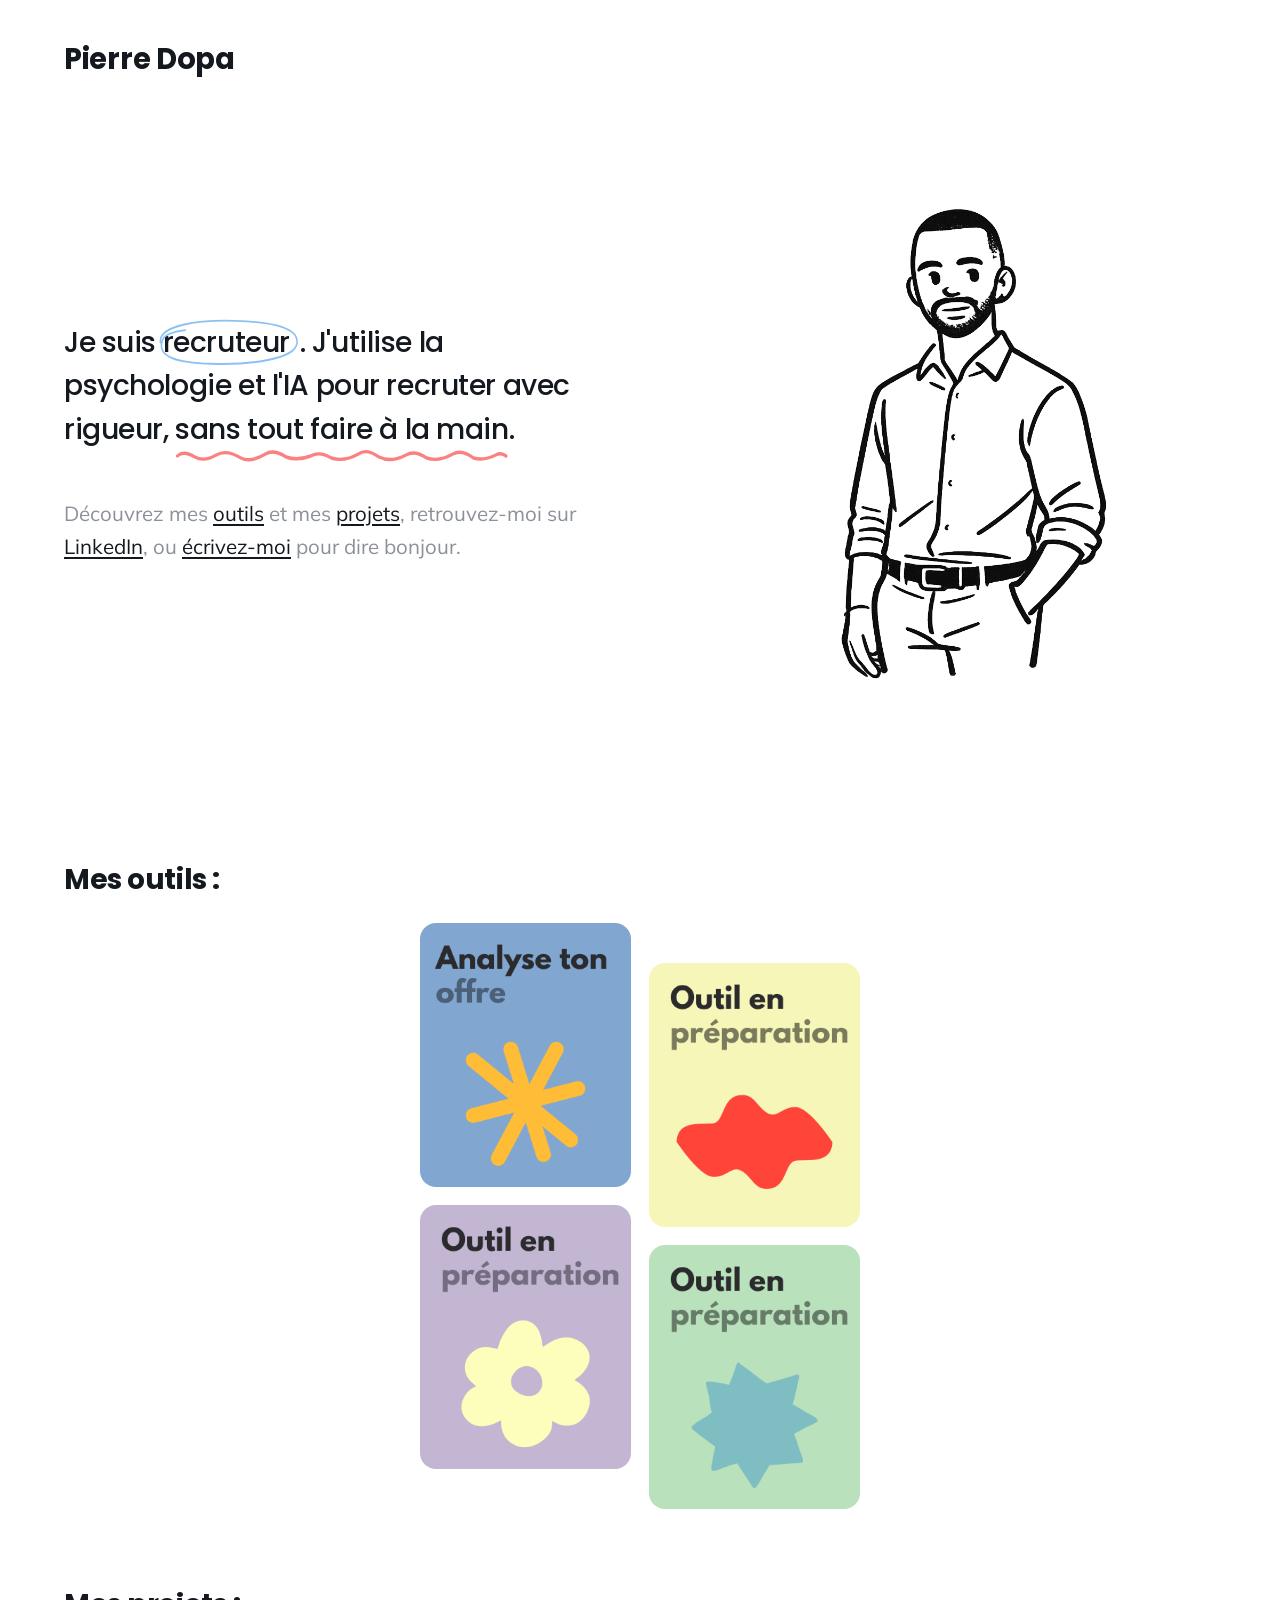
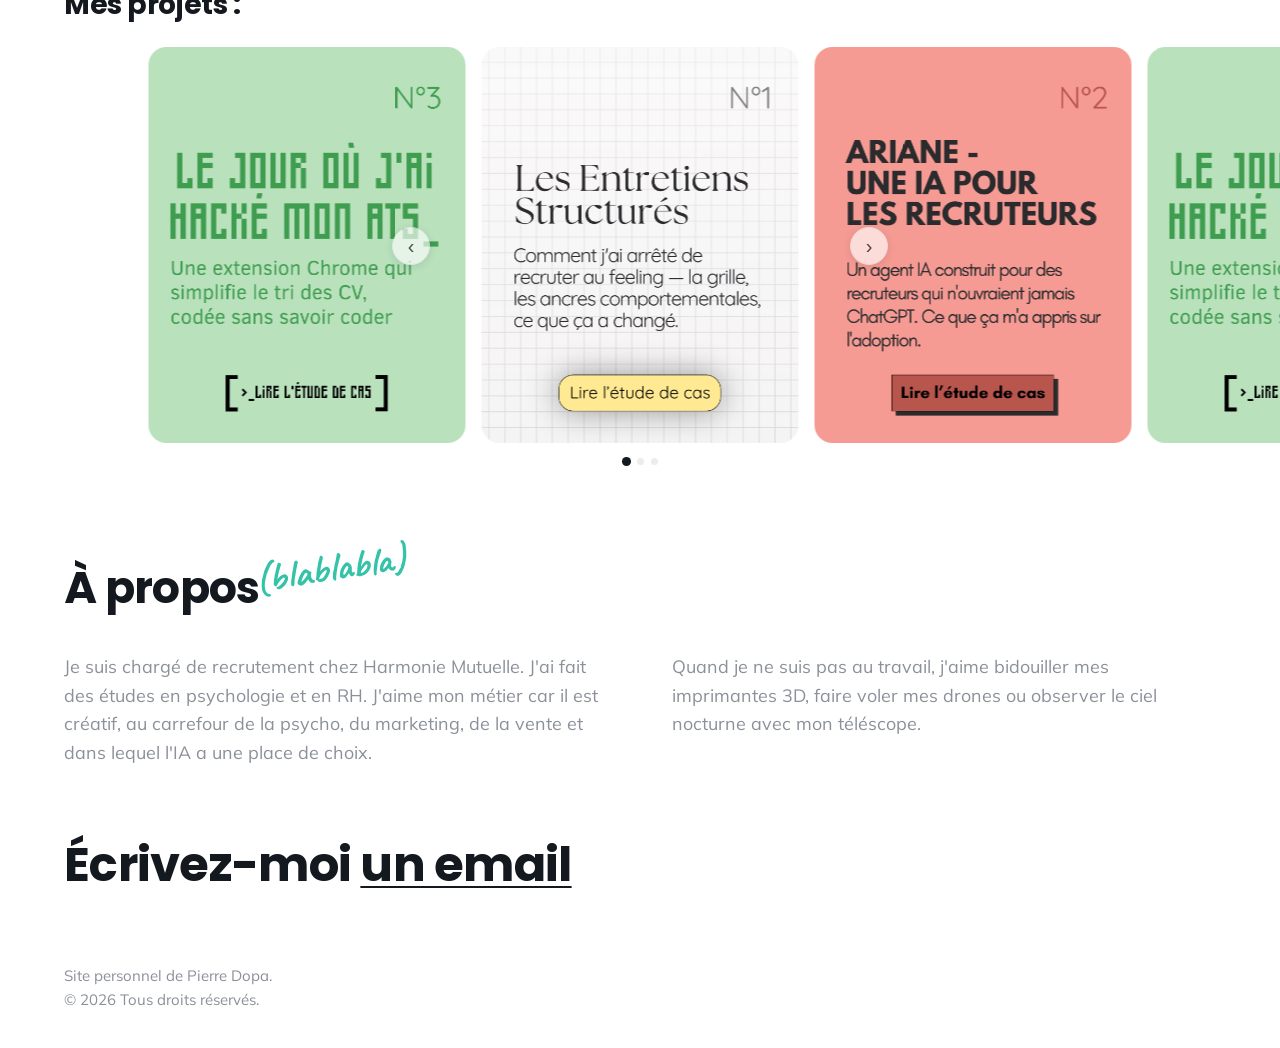
<file: index.html>
<!DOCTYPE html>
<html lang="fr">
<head>
  <meta charset="UTF-8" />
  <meta name="viewport" content="width=device-width, initial-scale=1" />
  <meta name="robots" content="noindex, nofollow" />
  <title>Pierre Dopa — Recruteur</title>
  <link rel="preconnect" href="https://fonts.googleapis.com" />
  <link rel="preconnect" href="https://fonts.gstatic.com" crossorigin />
  <link href="https://fonts.googleapis.com/css2?family=Poppins:wght@400;500;600;700&family=Mulish:wght@400;500;600;700&family=Caveat:wght@600;700&display=swap" rel="stylesheet" />
  <link rel="stylesheet" href="/assets/css/style.css?v=3" />
</head>
<body>
  <!-- ========================== NAV ========================== -->
  <header class="nav">
    <div class="wrap nav-inner">
      <a class="brand" href="#top">Pierre Dopa</a>
    </div>
  </header>

  <!-- ========================= HERO ========================= -->
  <section class="hero" id="top">
    <div class="wrap hero-grid">
      <div class="hero-text">
        <h1 class="hero-headline">
          Je suis <span class="mark mark-lasso">recruteur<svg viewBox="0 0 300 90" preserveAspectRatio="none" aria-hidden="true"><path class="lasso-path" d="M22,46 C18,18 95,9 168,11 C246,13 290,24 286,47 C282,73 196,82 120,80 C56,78 14,70 26,42 C30,33 50,28 70,26" /></svg></span>.
          J'utilise la psychologie et l'IA pour recruter avec rigueur, <span class="mark mark-squiggle">sans tout faire à la main<svg viewBox="0 0 420 16" preserveAspectRatio="none" aria-hidden="true"><path class="squiggle-path" d="M3,9 Q11,3 25,10 Q37,15 52,8 Q65,2 83,11 Q95,16 114,7 Q124,2 140,10 Q154,14 171,9 Q182,4 197,11 Q213,15 231,7 Q241,1 257,10 Q272,16 291,8 Q302,3 317,11 Q332,15 350,7 Q361,2 376,11 Q389,14 404,8 Q411,5 417,9" /></svg></span>.
        </h1>
        <p class="hero-desc">
          Découvrez mes <a href="#outils">outils</a> et mes <a href="#projets">projets</a>,
          retrouvez-moi sur <a class="tw" href="#" target="_blank" rel="noopener">LinkedIn</a>,
          ou <a href="mailto:bonjour@pierredopa.com">écrivez-moi</a> pour dire bonjour.
        </p>
      </div>
      <div class="hero-art">
        <img src="/assets/illustration.png" alt="Illustration de Pierre Dopa" />
      </div>
    </div>
  </section>

  <!-- ======================== PROJETS ======================== -->
  <!-- ======================= OUTILS ======================= -->
  <div class="tools-section" id="outils"></div>

  <!-- ======================= PROJETS ======================= -->
  <div class="projects" id="projets" data-project-grid="all"></div>

  <!-- ======================== À PROPOS ======================== -->
  <div class="section" id="apropos">
    <div class="wrap">
      <div class="about-head">
        <h2>À propos</h2>
        <span class="about-stamp">(blablabla)</span>
      </div>
      <div class="about-cols">
        <p>
          Je suis chargé de recrutement chez Harmonie Mutuelle. J'ai fait
          des études en psychologie et en RH. J'aime mon métier car il est
          créatif, au carrefour de la psycho, du marketing, de la vente et
          dans lequel l'IA a une place de choix. 
        </p>
        <p>
          Quand je ne suis pas au travail, j'aime bidouiller mes 
          imprimantes 3D, faire voler mes drones ou observer le 
          ciel nocturne avec mon téléscope. 
        </p>
      </div>
    </div>
  </div>

  <!-- ======================== CONTACT ======================== -->
  <div class="contact" id="contact">
    <div class="wrap">
      <h2>Écrivez-moi <a href="mailto:bonjour@pierredopa.com">un email</a></h2>
    </div>
  </div>

  <!-- ======================== FOOTER ======================== -->
  <div class="footer">
    <div class="wrap">
      <p>Site personnel de Pierre Dopa.<br />© <span id="year">2026</span> Tous droits réservés.</p>
    </div>
  </div>

  <script>
    document.getElementById("year").textContent = new Date().getFullYear();
  </script>
  <script>
    window.projects = [
      {
        slug: "entretiens-structures",
        href: "/articles/entretiens-structures/",
        slide: "/assets/slides/entretiens-structures.png",
      },
      {
        slug: "ariane",
        href: "/articles/ariane/",
        slide: "/assets/slides/ariane.png",
      },
      {
        slug: "kaizen",
        href: "/articles/kaizen/",
        slide: "/assets/slides/kaizen.png",
      },
    ];
    window.STATUS_LABELS = { "disponible": "Disponible", "en-construction": "En construction", "vision": "Vision long terme" };

    window.tools = [
      { href: "/outils/analyse-offre/", slide: "/assets/slides/App1 Analyse.png" },
      { href: null, slide: "/assets/slides/App2.png" },
      { href: null, slide: "/assets/slides/App3.png" },
      { href: null, slide: "/assets/slides/App4.png" },
    ];
  </script>
  <script>
/* ---- Carrousel peek + loop infini ---- */
function renderProjects() {
  var container = document.querySelector("[data-project-grid]");
  if (!container) return;
  var projs = window.projects;
  var n = projs.length;

  function makeSlide(p) {
    var inner = p.slide
      ? '<img src="' + p.slide + '" alt="" loading="lazy" />'
      : '<div class="carousel-placeholder"></div>';
    return '<div class="carousel-slide" data-href="' + (p.href || '') + '">' + inner + '</div>';
  }

  /* clones pour le loop infini */
  var slidesHtml =
    makeSlide(projs[n - 1]) +
    projs.map(makeSlide).join("") +
    makeSlide(projs[0]);

  var dotsHtml = n > 1
    ? '<div class="carousel-dots" id="pc-dots">' +
        projs.map(function(_, i) {
          return '<span class="carousel-dot' + (i === 0 ? " active" : "") + '" data-idx="' + i + '"></span>';
        }).join("") +
      '</div>'
    : "";

  var arrowsHtml = n > 1
    ? '<button class="carousel-arrow prev" aria-label="Précédent">‹</button>' +
      '<button class="carousel-arrow next" aria-label="Suivant">›</button>'
    : "";

  container.innerHTML =
    '<h2 class="projects-title">Mes projets :</h2>' +
    '<div class="carousel" id="pc">' +
      '<div class="carousel-track" id="pc-track">' + slidesHtml + '</div>' +
      arrowsHtml +
    '</div>' +
    dotsHtml;

  var carousel = document.getElementById("pc");
  var track    = document.getElementById("pc-track");
  var dotsEl   = document.getElementById("pc-dots");
  var dots     = dotsEl ? Array.from(dotsEl.querySelectorAll(".carousel-dot")) : [];
  var slides   = Array.from(track.querySelectorAll(".carousel-slide"));
  var current  = 1; /* 0 = clone_last, 1..n = réels, n+1 = clone_first */
  var inTrans  = false;

  function dim() {
    var cW    = carousel.offsetWidth;
    var cardW = Math.round(cW * 0.80);
    var mg    = 8; /* margin gauche ET droite par slide */
    var step  = cardW + mg * 2;
    var x0    = (cW - cardW) / 2 - mg; /* offset de base pour idx=0 */
    return { cardW: cardW, step: step, x0: x0 };
  }

  function setWidths() {
    var d = dim();
    slides.forEach(function(s) { s.style.width = d.cardW + "px"; });
  }

  function goTo(idx, anim) {
    var d = dim();
    track.style.transition = anim
      ? "transform .42s cubic-bezier(.25,.46,.45,.94)"
      : "none";
    track.style.transform = "translateX(" + (d.x0 - idx * d.step) + "px)";
    if (!anim) track.offsetHeight; /* force reflow */
    var ri = ((idx - 1) % n + n) % n;
    dots.forEach(function(dot, i) { dot.classList.toggle("active", i === ri); });
  }

  function next() { if (inTrans) return; inTrans = true; current++; goTo(current, true); }
  function prev() { if (inTrans) return; inTrans = true; current--; goTo(current, true); }

  track.addEventListener("transitionend", function() {
    if (current === 0)     { current = n; goTo(current, false); }
    if (current === n + 1) { current = 1; goTo(current, false); }
    inTrans = false;
  });

  /* Flèches */
  var btnP = carousel.querySelector(".prev");
  var btnN = carousel.querySelector(".next");
  if (btnP) btnP.addEventListener("click", prev);
  if (btnN) btnN.addEventListener("click", next);

  /* Dots */
  dots.forEach(function(dot, i) {
    dot.addEventListener("click", function() { current = i + 1; goTo(current, true); });
  });

  /* Drag (souris + touch) */
  var sx, sy, dragging = false, moved = false;

  function dStart(x, y) {
    dragging = true; moved = false; sx = x; sy = y;
    track.style.transition = "none";
    track.classList.add("is-dragging");
  }
  function dMove(x, y) {
    if (!dragging) return;
    var dx = x - sx, dy = y - sy;
    if (!moved && Math.abs(dy) > Math.abs(dx)) { dragging = false; track.classList.remove("is-dragging"); return; }
    if (Math.abs(dx) > 5) moved = true;
    var d = dim();
    track.style.transform = "translateX(" + (d.x0 - current * d.step + dx) + "px)";
  }
  function dEnd(x) {
    if (!dragging) return;
    dragging = false; track.classList.remove("is-dragging");
    if (Math.abs(x - sx) > 50) { if (x < sx) next(); else prev(); }
    else { goTo(current, true); inTrans = false; }
  }

  track.addEventListener("mousedown", function(e) { e.preventDefault(); dStart(e.pageX, e.pageY); });
  document.addEventListener("mousemove", function(e) { dMove(e.pageX, e.pageY); });
  document.addEventListener("mouseup",   function(e) { dEnd(e.pageX); });

  track.addEventListener("touchstart", function(e) { dStart(e.touches[0].pageX, e.touches[0].pageY); }, { passive: true });
  track.addEventListener("touchmove",  function(e) { dMove(e.touches[0].pageX, e.touches[0].pageY); }, { passive: true });
  track.addEventListener("touchend",   function(e) { dEnd(e.changedTouches[0].pageX); });

  /* Clic sur slide → navigation (seulement si pas de drag) */
  slides.forEach(function(slide) {
    slide.addEventListener("click", function() {
      if (moved) return;
      var href = slide.getAttribute("data-href");
      if (href) window.location.href = href;
    });
  });

  /* Init + resize */
  setWidths();
  goTo(current, false);
  window.addEventListener("resize", function() { setWidths(); goTo(current, false); });
}

document.addEventListener("DOMContentLoaded", renderProjects);

function renderTools() {
  var container = document.getElementById("outils");
  if (!container || !window.tools || !window.tools.length) return;

  var col1 = "", col2 = "";
  window.tools.forEach(function(t, i) {
    var inner = t.slide
      ? '<img src="' + t.slide + '" alt="" loading="lazy" />'
      : '<div class="tool-card-ph"></div>';
    var card = t.href
      ? '<a class="tool-card" href="' + t.href + '">' + inner + '</a>'
      : '<div class="tool-card">' + inner + '</div>';
    if (i % 2 === 0) col1 += card;
    else             col2 += card;
  });

  container.innerHTML =
    '<div class="wrap">' +
      '<h2 class="section-title">Mes outils :</h2>' +
      '<div class="tools-grid">' +
        '<div class="tools-col">' + col1 + '</div>' +
        '<div class="tools-col tools-col--offset">' + col2 + '</div>' +
      '</div>' +
    '</div>';
}
document.addEventListener("DOMContentLoaded", renderTools);
  </script>
</body>
</html>
</file>
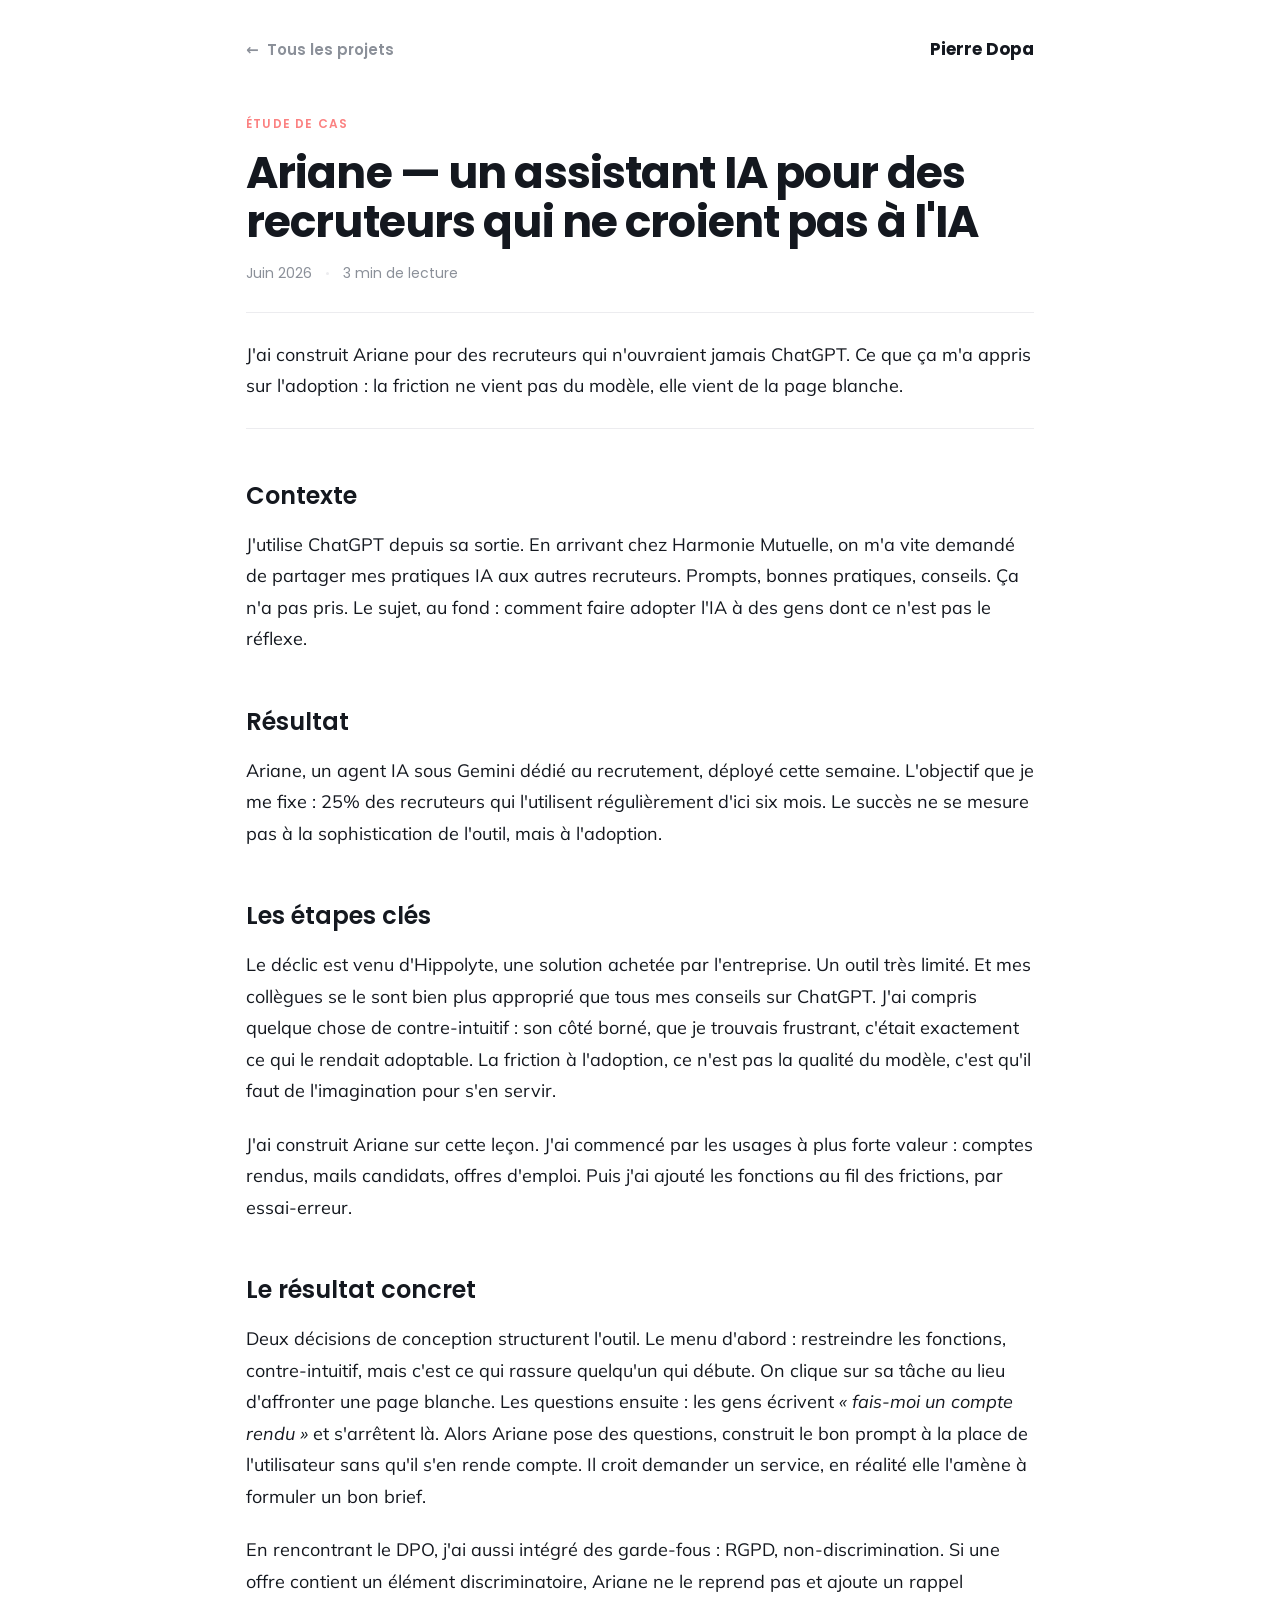
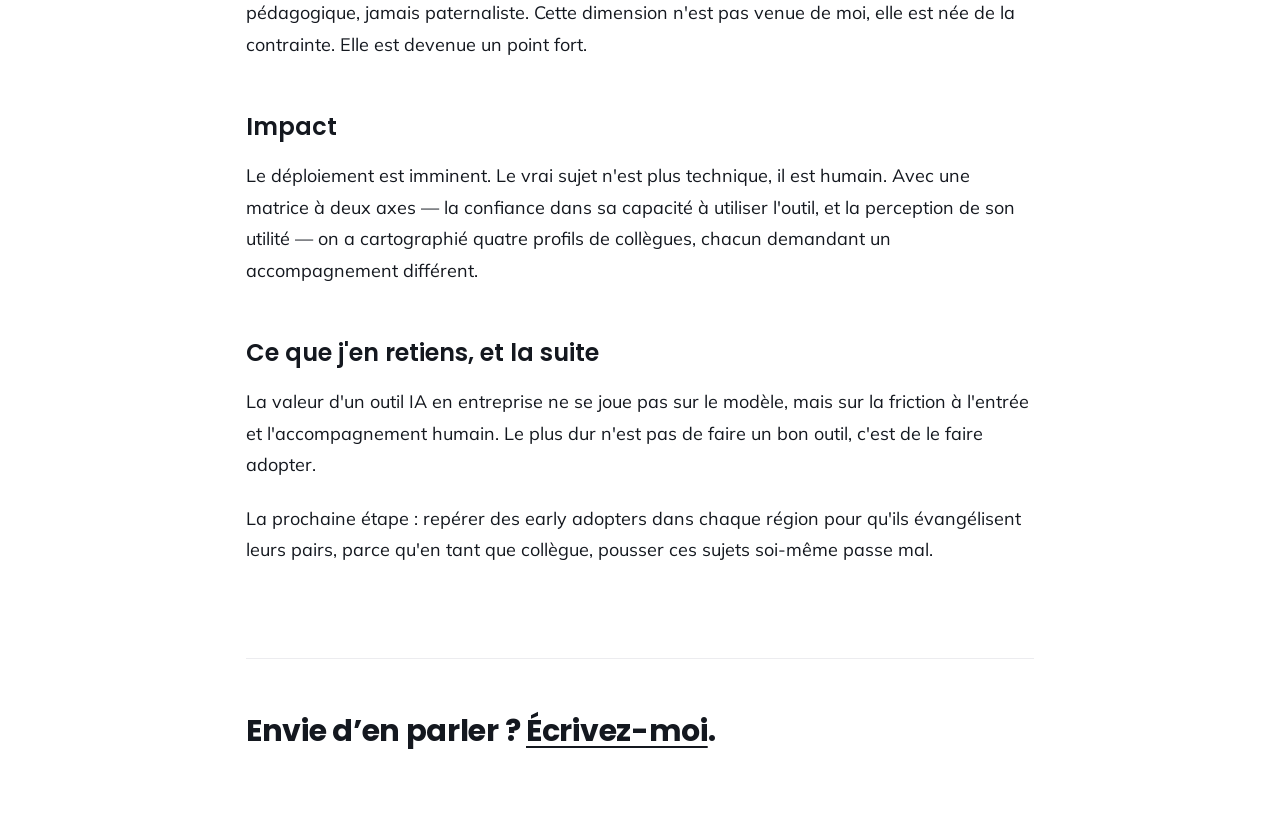
<file: articles/ariane/index.html>
<!DOCTYPE html>
<html lang="fr">
<head>
  <meta charset="UTF-8" />
  <meta name="viewport" content="width=device-width, initial-scale=1" />
  <meta name="robots" content="noindex, nofollow" />
  <title>Ariane — Pierre Dopa</title>
  <link rel="preconnect" href="https://fonts.googleapis.com" />
  <link rel="preconnect" href="https://fonts.gstatic.com" crossorigin />
  <link href="https://fonts.googleapis.com/css2?family=Poppins:wght@400;500;600;700&family=Mulish:wght@400;500;600;700&family=Caveat:wght@600;700&display=swap" rel="stylesheet" />
  <link rel="stylesheet" href="/assets/css/style.css" />
</head>
<body>
  <div class="art-page" data-article-source="contenu.md">

    <nav class="art-nav">
      <a class="art-back" href="/#projets"><span class="art-arr">←</span> Tous les projets</a>
      <a class="art-brand" href="/">Pierre Dopa</a>
    </nav>

    <div id="article-root">
      <p style="color:var(--gray)">Chargement…</p>
    </div>

  </div>

  <script src="/assets/js/projects-data.js?v=2"></script>
  <script src="/assets/js/markdown.js?v=2"></script>
  <script src="/assets/js/article.js?v=2"></script>
</body>
</html>
</file>
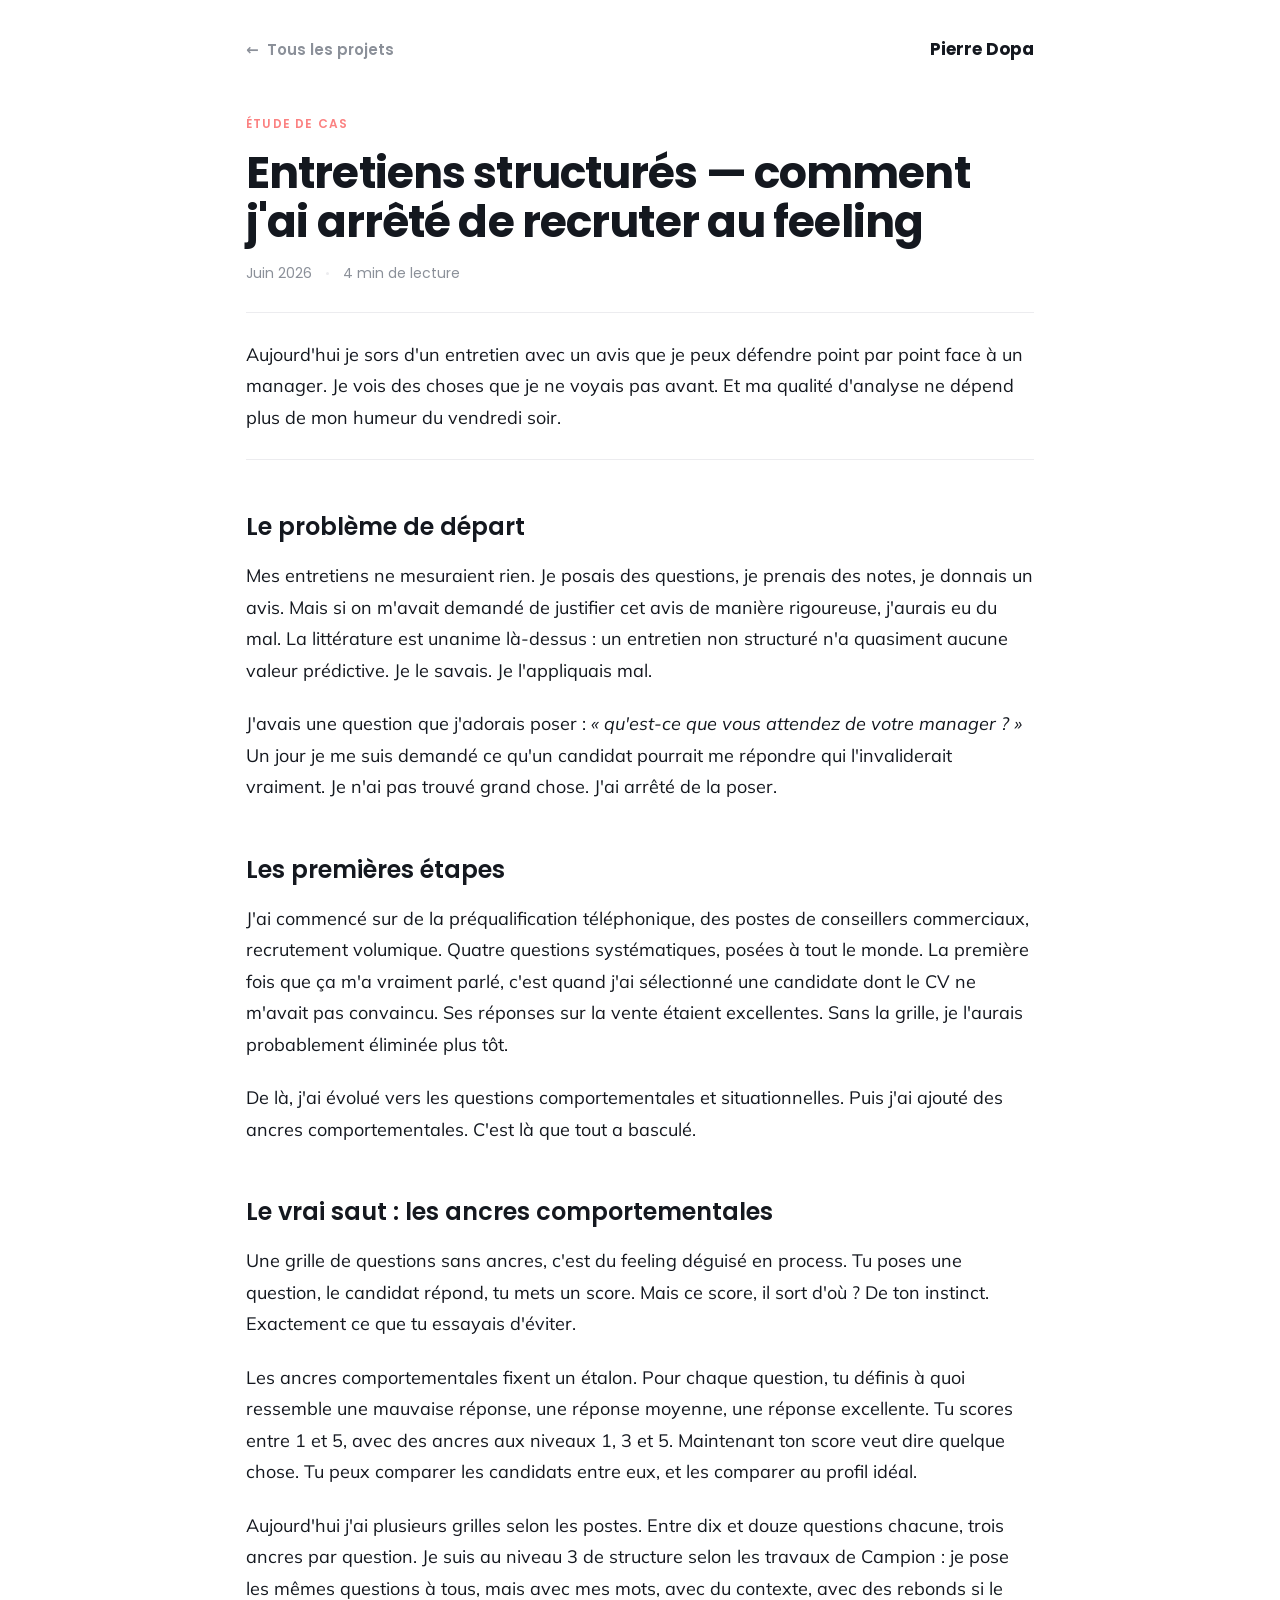
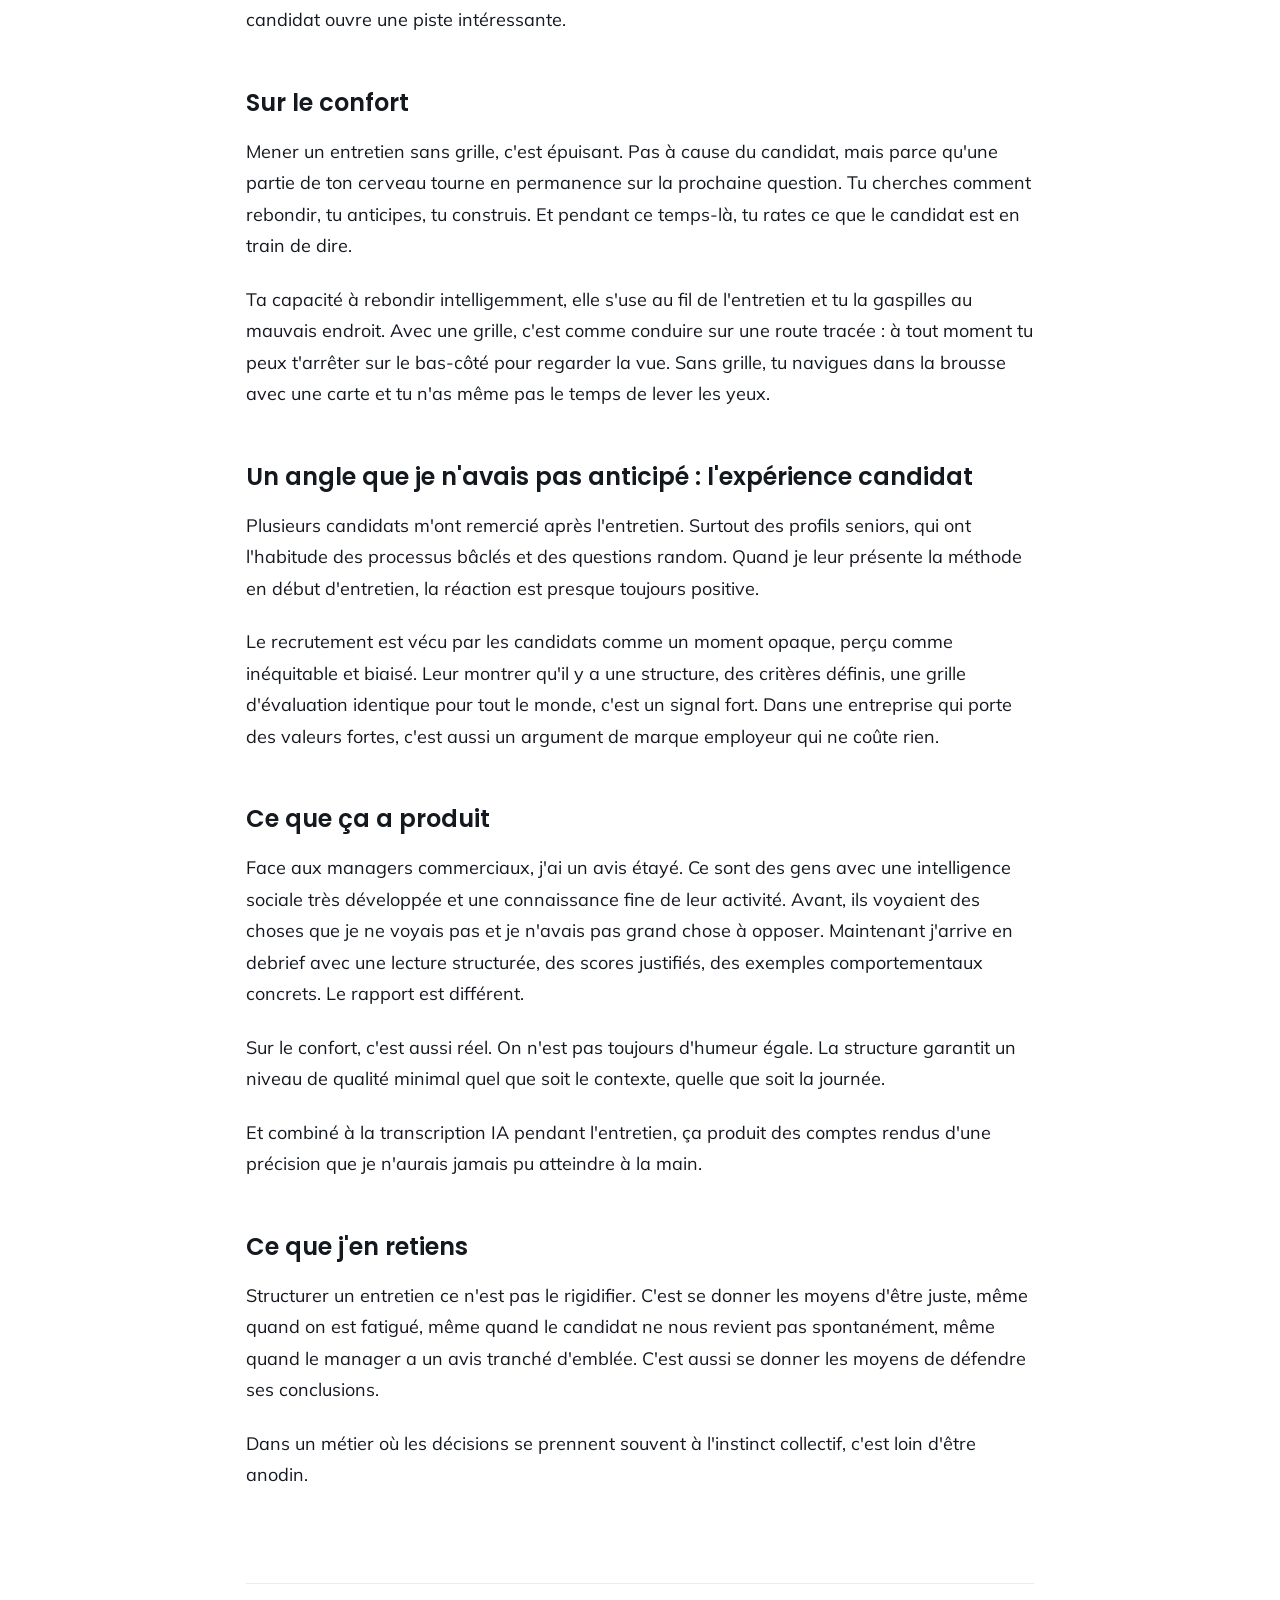
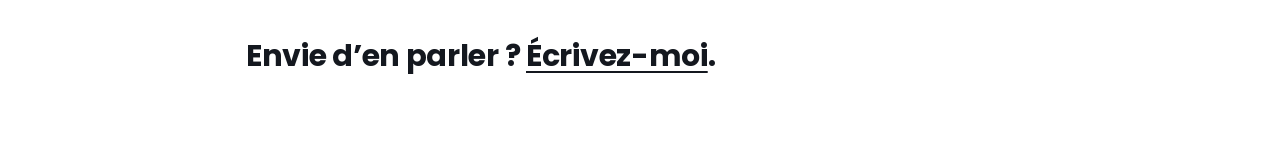
<file: articles/entretiens-structures/index.html>
<!DOCTYPE html>
<html lang="fr">
<head>
  <meta charset="UTF-8" />
  <meta name="viewport" content="width=device-width, initial-scale=1" />
  <meta name="robots" content="noindex, nofollow" />
  <title>Case study — Pierre Dopa</title>
  <link rel="preconnect" href="https://fonts.googleapis.com" />
  <link rel="preconnect" href="https://fonts.gstatic.com" crossorigin />
  <link href="https://fonts.googleapis.com/css2?family=Poppins:wght@400;500;600;700&family=Mulish:wght@400;500;600;700&family=Caveat:wght@600;700&display=swap" rel="stylesheet" />
  <link rel="stylesheet" href="/assets/css/style.css" />
</head>
<body>
  <div class="art-page" data-article-source="contenu.md">

    <nav class="art-nav">
      <a class="art-back" href="/#projets"><span class="art-arr">←</span> Tous les projets</a>
      <a class="art-brand" href="/">Pierre Dopa</a>
    </nav>

    <div id="article-root">
      <p style="color:var(--gray)">Chargement…</p>
    </div>

  </div>

  <script src="/assets/js/projects-data.js?v=2"></script>
  <script src="/assets/js/markdown.js?v=2"></script>
  <script src="/assets/js/article.js?v=2"></script>
</body>
</html>
</file>
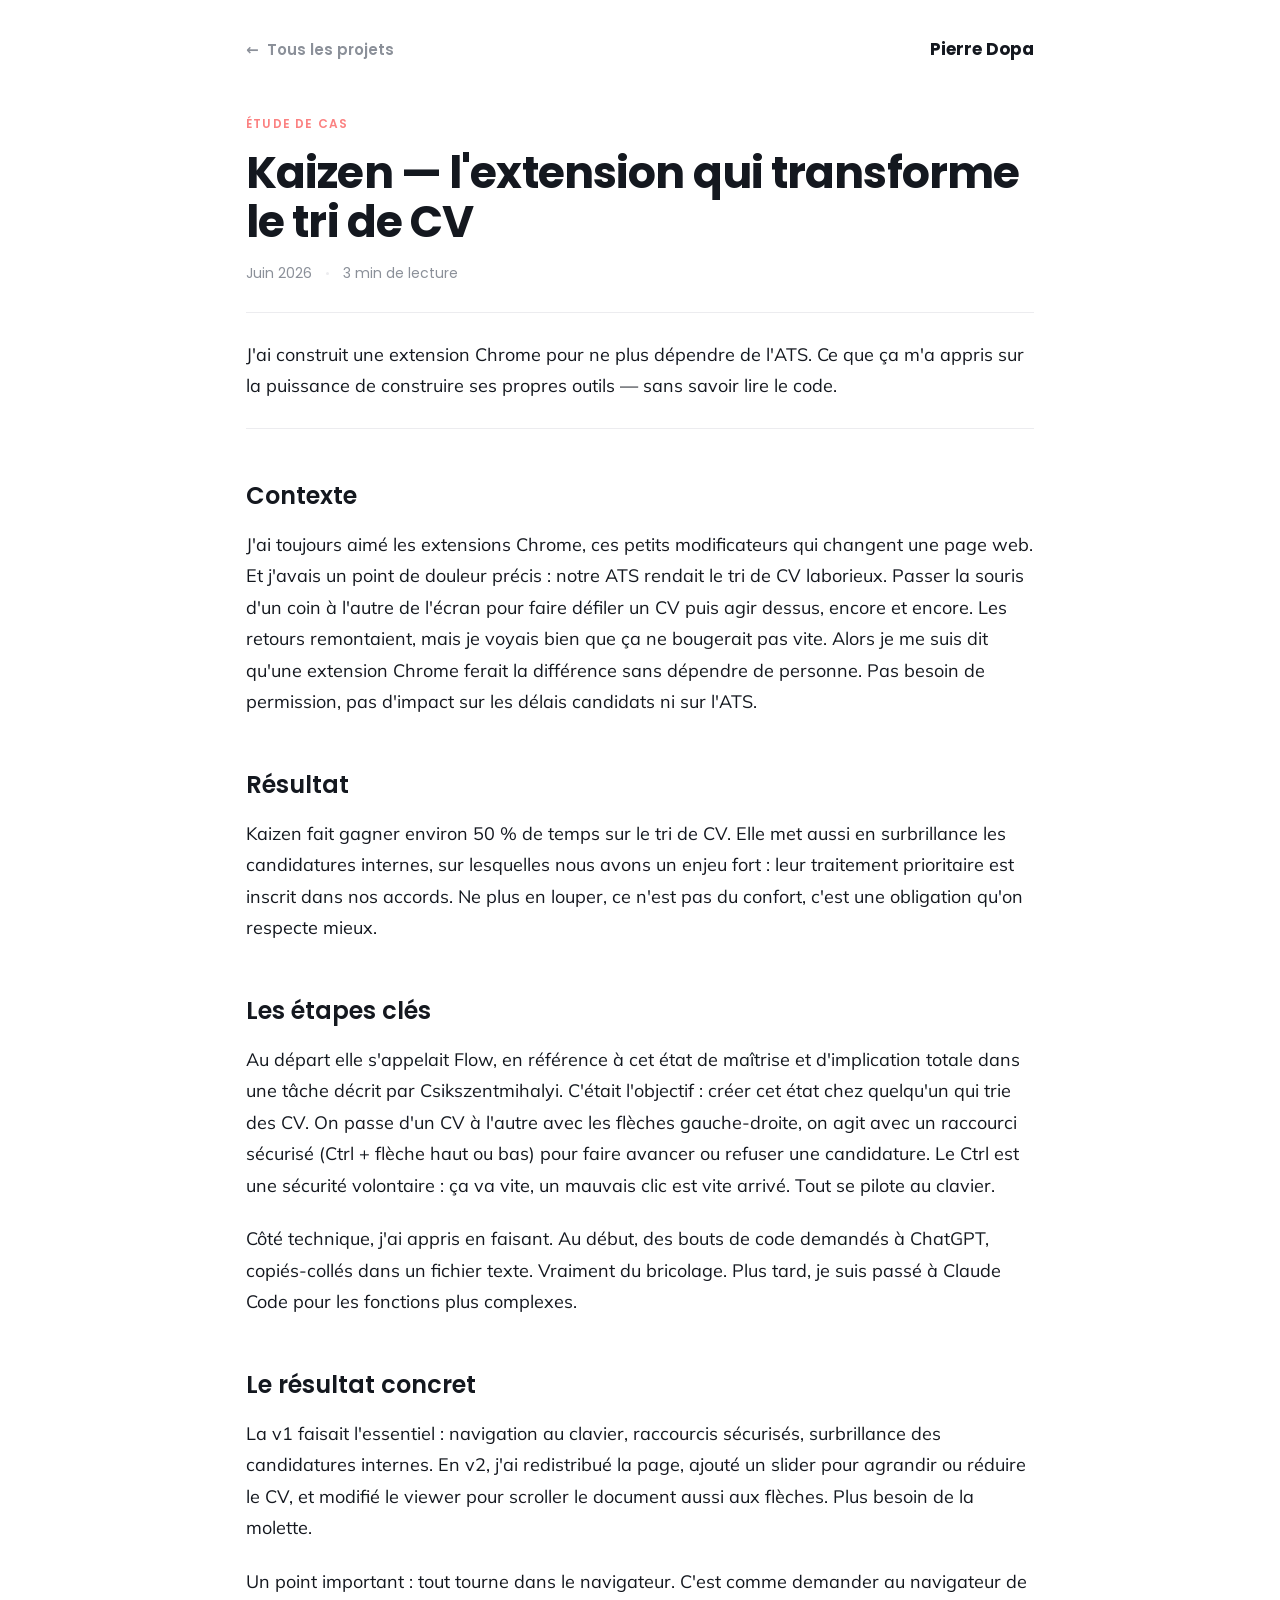
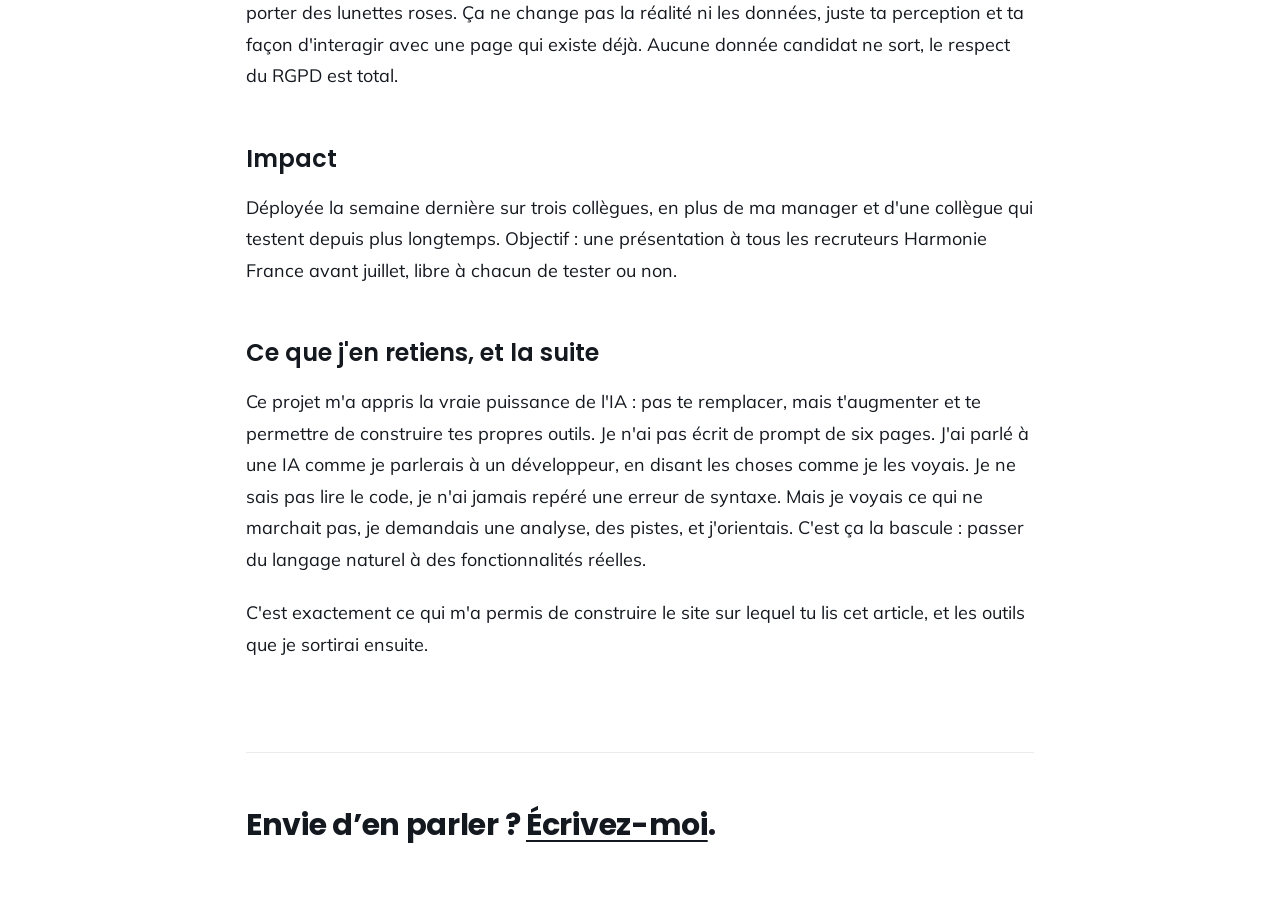
<file: articles/kaizen/index.html>
<!DOCTYPE html>
<html lang="fr">
<head>
  <meta charset="UTF-8" />
  <meta name="viewport" content="width=device-width, initial-scale=1" />
  <meta name="robots" content="noindex, nofollow" />
  <title>Kaizen — Pierre Dopa</title>
  <link rel="preconnect" href="https://fonts.googleapis.com" />
  <link rel="preconnect" href="https://fonts.gstatic.com" crossorigin />
  <link href="https://fonts.googleapis.com/css2?family=Poppins:wght@400;500;600;700&family=Mulish:wght@400;500;600;700&family=Caveat:wght@600;700&display=swap" rel="stylesheet" />
  <link rel="stylesheet" href="/assets/css/style.css" />
</head>
<body>
  <div class="art-page" data-article-source="contenu.md">

    <nav class="art-nav">
      <a class="art-back" href="/#projets"><span class="art-arr">←</span> Tous les projets</a>
      <a class="art-brand" href="/">Pierre Dopa</a>
    </nav>

    <div id="article-root">
      <p style="color:var(--gray)">Chargement…</p>
    </div>

  </div>

  <script src="/assets/js/projects-data.js?v=2"></script>
  <script src="/assets/js/markdown.js?v=2"></script>
  <script src="/assets/js/article.js?v=2"></script>
</body>
</html>
</file>
<file: assets/css/style.css>
/* =========================================================================
   pierredopa.com — feuille de style principale
   Design handoff haute fidélité intégré dans la structure du repo.
   Esprit : fond blanc, Poppins/Mulish, marques dessinées, projets alternés,
   canvas « chaos ». Complété par des styles pour les pages intérieures
   (articles, projets listing, outils).
   ========================================================================= */

/* =========================================================================
   1. Design tokens
   ========================================================================= */
:root {
  --ink:   #14181f;
  --gray:  #8b9099;
  --bg:    #ffffff;
  --line:  #ececef;

  --blue:  #8bc1f2;   /* lasso hero */
  --red:   #fb8181;   /* gribouillis hero */
  --mint:  #34c2a8;   /* tampon "ennuyeux" */

  --btn:       #f1f2f4;
  --btn-hover: #e6e8eb;

  --maxw: 1280px;
  --pad:  clamp(20px, 5vw, 64px);

  --font-display: "Poppins", system-ui, sans-serif;
  --font-body:    "Mulish",  system-ui, sans-serif;
  --font-hand:    "Caveat",  cursive;
}

/* =========================================================================
   2. Reset minimal
   ========================================================================= */
*, *::before, *::after { box-sizing: border-box; }
html { -webkit-text-size-adjust: 100%; scroll-behavior: smooth; }
body {
  margin: 0;
  background: var(--bg);
  color: var(--ink);
  font-family: var(--font-body);
  font-size: 18px;
  line-height: 1.6;
  -webkit-font-smoothing: antialiased;
  text-rendering: optimizeLegibility;
  overflow-x: hidden;
}
img { max-width: 100%; display: block; }
a   { color: inherit; text-decoration: none; }
h1, h2, h3 { margin: 0; font-family: var(--font-display); font-weight: 600; line-height: 1.1; }
p   { margin: 0; }

/* =========================================================================
   3. Structure partagée
   ========================================================================= */
/* Le contenu passe au-dessus du canvas de gribouillage (home) */
#contentContainer { position: relative; z-index: 2; }

.wrap { max-width: var(--maxw); margin: 0 auto; padding-inline: var(--pad); }

/* =========================================================================
   4. Nav — home (chaos toggle) et pages intérieures (via layout.js)
   ========================================================================= */
.nav { padding-top: clamp(24px, 4vh, 40px); }
.nav-inner {
  display: flex; align-items: center;
  justify-content: space-between; gap: 16px;
}
.brand {
  font-family: var(--font-display); font-weight: 700;
  font-size: clamp(22px, 2.4vw, 29px); letter-spacing: -.01em;
}

/* Nav pages intérieures */
.site-nav-links { display: flex; gap: clamp(20px, 3vw, 36px); align-items: center; }
.site-nav-links a {
  font-family: var(--font-display); font-weight: 500;
  font-size: 15px; color: var(--gray);
  transition: color .18s;
}
.site-nav-links a:hover,
.site-nav-links a[aria-current="page"] { color: var(--ink); }

/* =========================================================================
   5. Hero
   ========================================================================= */
.hero {
  min-height: 80vh; display: flex; align-items: center;
  padding: clamp(40px, 8vh, 80px) 0;
}
.hero-grid {
  display: grid; grid-template-columns: 1fr 1fr;
  gap: clamp(30px, 5vw, 60px); align-items: center; width: 100%;
}
@media (max-width: 860px) { .hero-grid { grid-template-columns: 1fr; } }

.hero-headline {
  font-family: var(--font-display); font-weight: 500;
  font-size: clamp(20px, 2.2vw, 30px); line-height: 1.55;
  letter-spacing: -.015em;
}

/* Marques dessinées */
.mark { position: relative; white-space: nowrap; display: inline; }
.mark svg { position: absolute; pointer-events: none; overflow: visible; }
.mark-lasso { margin-right: .35em; }
.mark-lasso svg { left: -14px; right: -14px; top: -8px; bottom: -8px; width: calc(100% + 28px); height: calc(100% + 16px); }
.mark-squiggle svg { left: 0; right: 0; bottom: -14px; width: 100%; height: 16px; }
.lasso-path   { stroke: var(--blue); stroke-width: 3;   fill: none; stroke-linecap: round; }
.squiggle-path { stroke: var(--red);  stroke-width: 3.4; fill: none; stroke-linecap: round; }

.hero-desc {
  margin-top: clamp(32px, 5vh, 52px); font-size: clamp(18px, 1.6vw, 22px);
  color: var(--gray); line-height: 1.65;
}
.hero-desc a { color: var(--ink); text-decoration: underline; text-underline-offset: 3px; text-decoration-thickness: 1.5px; transition: color .18s; }
.hero-desc a:hover   { color: var(--blue); }
.hero-desc a.tw:hover { color: var(--mint); }

.hero-art { display: flex; justify-content: flex-end; align-items: center; }
.hero-art img { width: 100%; max-width: 100%; object-fit: contain; }
img:not([src]), img[src=""] { background: #f1f2f4; }

/* ---- Mobile ---- */
@media (max-width: 860px) {
  /* Titre centré et plus grand */
  .nav { padding-top: 20px; padding-bottom: 4px; }
  .nav-inner { justify-content: center; }
  .brand { font-size: 26px; }

  /* Moins d'écart entre titre et image */
  .hero { padding: 14px 0 40px; min-height: unset; }

  /* Image en premier, +20% */
  .hero-art  { order: -1; justify-content: center; }
  .hero-text { order:  0; }
  .hero-art img { max-width: 370px; }

  /* Headline et description pleine largeur */
  .hero-headline { font-size: clamp(22px, 6vw, 29px); }
  .hero-desc     { font-size: 18px; }
}

/* =========================================================================
   6. Sections génériques
   ========================================================================= */
.section { padding: clamp(28px, 5vh, 52px) 0; }
section[id], div[id].section { scroll-margin-top: 30px; }

/* =========================================================================
   7. Projets — cartes alternées (home)
   ========================================================================= */
/* ---- Section outils ---- */
.tools-section {
  padding: clamp(40px, 7vh, 72px) 0 clamp(16px, 3vh, 28px);
}
.section-title {
  font-family: var(--font-display); font-weight: 700;
  font-size: clamp(22px, 2.4vw, 28px); letter-spacing: -.015em;
  margin-bottom: clamp(20px, 3vh, 32px);
}
.tools-grid {
  display: flex;
  gap: clamp(10px, 2.5vw, 18px);
  max-width: 440px;
  margin: 0 auto;
}
.tools-col {
  flex: 1;
  display: flex;
  flex-direction: column;
  gap: clamp(10px, 2.5vw, 18px);
}
.tools-col--offset { padding-top: clamp(24px, 4vw, 40px); }

.tool-card {
  display: block;
  width: 100%;
  aspect-ratio: 4 / 5;
  border-radius: 16px;
  overflow: hidden;
  background: #f1f2f4;
  text-decoration: none;
  transition: transform .25s cubic-bezier(.2,.7,.2,1), box-shadow .25s;
}
.tool-card:hover { transform: translateY(-5px); box-shadow: 0 16px 40px -10px rgba(20,24,31,.18); }
.tool-card img { width: 100%; height: 100%; object-fit: cover; display: block; }
.tool-card-ph { width: 100%; height: 100%; }

/* ---- Titre partagé projets/outils ---- */
.projects-title { /* déjà défini inline dans renderProjects */ }

/* ---- Section projets : carrousel unique ---- */
.projects {
  padding: clamp(32px, 6vh, 64px) 0;
}

/* Carrousel centré, portrait 4:5, max 440px */
.projects-title {
  font-family: var(--font-display); font-weight: 700;
  font-size: clamp(22px, 2.4vw, 28px); letter-spacing: -.015em;
  margin-bottom: clamp(18px, 3vh, 28px);
  padding-inline: var(--pad);
}

.carousel {
  position: relative;
  width: 90%;
  max-width: 396px;
  margin: 0 auto;
}

.carousel-track {
  display: flex;
  cursor: grab;
  will-change: transform;
  /* largeur calculée par le JS, pas de scroll natif */
}
.carousel-track.is-dragging { cursor: grabbing; }

.carousel-slide {
  flex-shrink: 0;
  /* width fixée par JS (80% du container) */
  margin: 0 8px;
  aspect-ratio: 4 / 5;
  border-radius: 18px;
  overflow: hidden;
  background: #f1f2f4;
  display: block;
  cursor: pointer;
}
.carousel-slide img {
  width: 100%; height: 100%;
  object-fit: cover;
  display: block;
  pointer-events: none;
}
.carousel-placeholder { width: 100%; height: 100%; }

/* Flèches — desktop uniquement */
.carousel-arrow {
  display: none;
  position: absolute; top: 50%; transform: translateY(-50%);
  width: 38px; height: 38px;
  background: rgba(255,255,255,.92); border: 1px solid var(--line);
  border-radius: 50%; font-size: 20px; line-height: 1;
  cursor: pointer; color: var(--ink); z-index: 2;
  align-items: center; justify-content: center; padding: 0;
  box-shadow: 0 2px 10px rgba(20,24,31,.14);
  transition: opacity .18s, box-shadow .18s;
}
.carousel-arrow:hover { opacity: 1; box-shadow: 0 4px 16px rgba(20,24,31,.2); }
.carousel-arrow.prev { left: -50px; }
.carousel-arrow.next { right: -50px; }
@media (min-width: 620px) { .carousel-arrow { display: flex; opacity: .7; } }

/* Dots */
.carousel-dots {
  display: flex; justify-content: center; gap: 7px; margin-top: 14px;
}
.carousel-dot {
  width: 7px; height: 7px; border-radius: 50%;
  background: var(--line); cursor: pointer;
  transition: background .2s, transform .2s;
}
.carousel-dot.active { background: var(--ink); transform: scale(1.3); }

/* Bouton pilule */
.btn {
  margin-top: 6px; display: inline-flex; align-items: center; gap: 8px;
  font-family: var(--font-display); font-weight: 500; font-size: 16px;
  background: var(--btn); color: var(--ink);
  padding: 13px 26px; border-radius: 999px; border: 0; cursor: pointer;
  text-decoration: none;
  transition: background .18s, transform .18s;
}
.btn:hover { background: var(--btn-hover); transform: translateY(-2px); }
.btn.inactive { color: var(--gray); cursor: default; }
.btn.inactive:hover { background: var(--btn); transform: none; }

/* =========================================================================
   8. À propos
   ========================================================================= */
.about-head { position: relative; display: inline-block; margin-bottom: 40px; }
.about-head h2 { font-family: var(--font-display); font-weight: 700; font-size: clamp(30px, 3.6vw, 44px); letter-spacing: -.015em; }
.about-stamp {
  position: absolute; top: -28px; left: calc(100% - 6px);
  font-family: var(--font-hand); color: var(--mint);
  font-size: 40px; font-weight: 700; transform: rotate(-9deg); white-space: nowrap;
}
.about-cols { display: grid; grid-template-columns: 1fr 1fr; gap: clamp(30px, 5vw, 70px); }
@media (max-width: 720px) { .about-cols { grid-template-columns: 1fr; gap: 22px; } }
.about-cols p { font-size: clamp(17px, 1.4vw, 20px); color: var(--gray); line-height: 1.6; }
.about-cols a { color: var(--ink); text-decoration: underline; text-underline-offset: 3px; }

/* =========================================================================
   9. Contact
   ========================================================================= */
.contact { padding: clamp(16px, 3vh, 36px) 0; }
.contact h2 { font-family: var(--font-display); font-weight: 700; font-size: clamp(30px, 4vw, 48px); letter-spacing: -.015em; }
.contact a { color: var(--ink); text-decoration: underline; text-underline-offset: 5px; text-decoration-thickness: 2px; transition: color .18s; }
.contact a:hover { color: var(--blue); }

/* =========================================================================
   10. Footer
   ========================================================================= */
.footer { padding: clamp(30px, 5vh, 60px) 0 clamp(24px, 4vh, 40px); }
.footer p { font-size: 15px; color: var(--gray); line-height: 1.6; }
.footer a { color: var(--ink); text-decoration: underline; text-underline-offset: 2px; }

/* =========================================================================
   11. Pages intérieures — articles, outils, listing projets
   ========================================================================= */

/* En-tête et pied de page injectés par layout.js sur les pages intérieures */
#site-header { border-bottom: 1px solid var(--line); }
#site-footer  { border-top:    1px solid var(--line); }

/* Zone de contenu principale des pages intérieures (outils, listing) */
.inner-main {
  padding-block: clamp(40px, 8vh, 80px);
  min-height: 60vh;
}

/* ---- Page article ---- */
.art-page {
  max-width: 900px;
  margin: 0 auto;
  padding-inline: clamp(22px, 5vw, 56px);
}

/* Nav article */
.art-nav {
  display: flex; align-items: center; justify-content: space-between;
  padding: clamp(24px, 4vh, 40px) 0 0;
}
.art-back {
  display: inline-flex; align-items: center; gap: 8px;
  font-family: var(--font-display); font-size: 15px;
  font-weight: 600; color: var(--gray); transition: color .18s;
}
.art-back:hover { color: var(--ink); }
.art-back:hover .art-arr { transform: translateX(-3px); }
.art-arr { display: inline-block; transition: transform .18s; }
.art-brand {
  font-family: var(--font-display); font-weight: 700; font-size: 17px;
}

/* Header article */
.art-head { padding: clamp(32px, 5vh, 56px) 0 clamp(20px, 3vh, 34px); }
.art-kicker {
  display: inline-block; font-family: var(--font-display);
  font-weight: 600; font-size: 12px; letter-spacing: .1em;
  text-transform: uppercase; color: var(--red); margin-bottom: 16px;
}
.art-title {
  font-family: var(--font-display); font-weight: 700;
  font-size: clamp(27px, 4vw, 44px); line-height: 1.1;
  letter-spacing: -.02em;
}
.art-meta {
  display: flex; gap: 14px; align-items: center;
  margin-top: 16px; font-size: 14px; color: var(--gray);
  font-family: var(--font-display);
}
.art-dot {
  width: 3px; height: 3px; border-radius: 50%;
  background: var(--line); flex: none;
}

/* Corps de l'article */
.art-body { padding-bottom: 70px; }

.art-intro {
  font-size: clamp(18px, 1.6vw, 21px); line-height: 1.72; color: var(--ink);
  padding: 26px 0;
  border-top: 1px solid var(--line); border-bottom: 1px solid var(--line);
  margin-bottom: 48px;
}

.art-body h2 {
  font-family: var(--font-display);
  font-size: clamp(19px, 2.1vw, 24px); font-weight: 600; line-height: 1.25;
  margin: 52px 0 18px; clear: both;
}
.art-body h3 {
  font-family: var(--font-display); font-size: 19px; font-weight: 600;
  margin: 28px 0 10px;
}
.art-body p { font-size: 18px; line-height: 1.75; color: var(--ink); margin-bottom: 22px; }
.art-body em { font-style: italic; }
.art-body strong { font-weight: 700; }
.art-body ul, .art-body ol {
  padding-left: 1.4em; font-size: 18px; line-height: 1.75;
  color: var(--ink); margin-bottom: 22px;
}
.art-body li { margin-bottom: 6px; }
.art-body a { color: var(--ink); text-decoration: underline; text-underline-offset: 3px; text-decoration-thickness: 1px; transition: color .18s; }
.art-body a:hover { color: var(--blue); }
.art-body blockquote {
  margin: 28px 0; padding-left: 20px;
  border-left: 2px solid var(--line); color: var(--gray); font-style: italic;
}
.art-body code {
  font-family: ui-monospace, SFMono-Regular, Menlo, Consolas, monospace;
  font-size: .88em; background: #f4f5f7; padding: .15em .35em; border-radius: 4px;
}
.art-body pre {
  background: #f4f5f7; padding: 18px 20px; border-radius: 8px;
  overflow-x: auto; margin-bottom: 22px;
}
.art-body pre code { background: none; padding: 0; }

/* Footer article */
.art-foot { padding: 48px 0 72px; border-top: 1px solid var(--line); }
.art-foot-cta {
  font-family: var(--font-display); font-weight: 700;
  font-size: clamp(22px, 3vw, 30px); letter-spacing: -.01em;
}
.art-foot-cta a {
  text-decoration: underline; text-underline-offset: 5px;
  text-decoration-thickness: 2px; transition: color .18s;
}
.art-foot-cta a:hover { color: var(--blue); }

/* Liste de projets — page /projets/ */
.project-list-simple {
  list-style: none; margin: 0; padding: 0;
  display: flex; flex-direction: column; gap: 16px;
}
.project-item {
  display: flex; align-items: baseline; justify-content: space-between;
  gap: 16px; flex-wrap: wrap;
  padding: 20px 24px; border: 1px solid var(--line); border-radius: 10px;
  transition: border-color .2s;
}
.project-item:hover { border-color: #c8ccd4; }
.project-item__title {
  font-family: var(--font-display); font-weight: 600; font-size: 18px;
}
.project-item__title a { transition: color .18s; }
.project-item__title a:hover { color: var(--blue); }
.project-item__desc { color: var(--gray); font-size: 16px; margin-top: 4px; }
.project-item__meta { display: flex; align-items: center; gap: 10px; flex-shrink: 0; }
.status-tag {
  font-family: var(--font-display); font-size: 13px; font-weight: 500;
  color: var(--gray); border: 1px solid var(--line);
  border-radius: 999px; padding: 3px 14px; white-space: nowrap;
}
.type-tag {
  font-family: var(--font-display); font-size: 12px; font-weight: 500;
  color: var(--gray); opacity: .7;
}

/* Titre de section pages intérieures */
.inner-title {
  font-size: clamp(28px, 4vw, 40px); font-weight: 700; letter-spacing: -.02em;
  margin-bottom: clamp(8px, 2vh, 14px);
}
.inner-lead { color: var(--gray); font-size: clamp(16px, 1.4vw, 18px); margin-bottom: clamp(28px, 5vh, 48px); }

/* =========================================================================
   13. Responsive commun
   ========================================================================= */
@media (prefers-reduced-motion: reduce) { html { scroll-behavior: auto; } }
@media (max-width: 520px) {
  #paintBoard { left: 16px; bottom: 16px; gap: 11px; }
  .about-stamp { left: calc(100% - 4px); font-size: 32px; top: -22px; }
}
</file>
